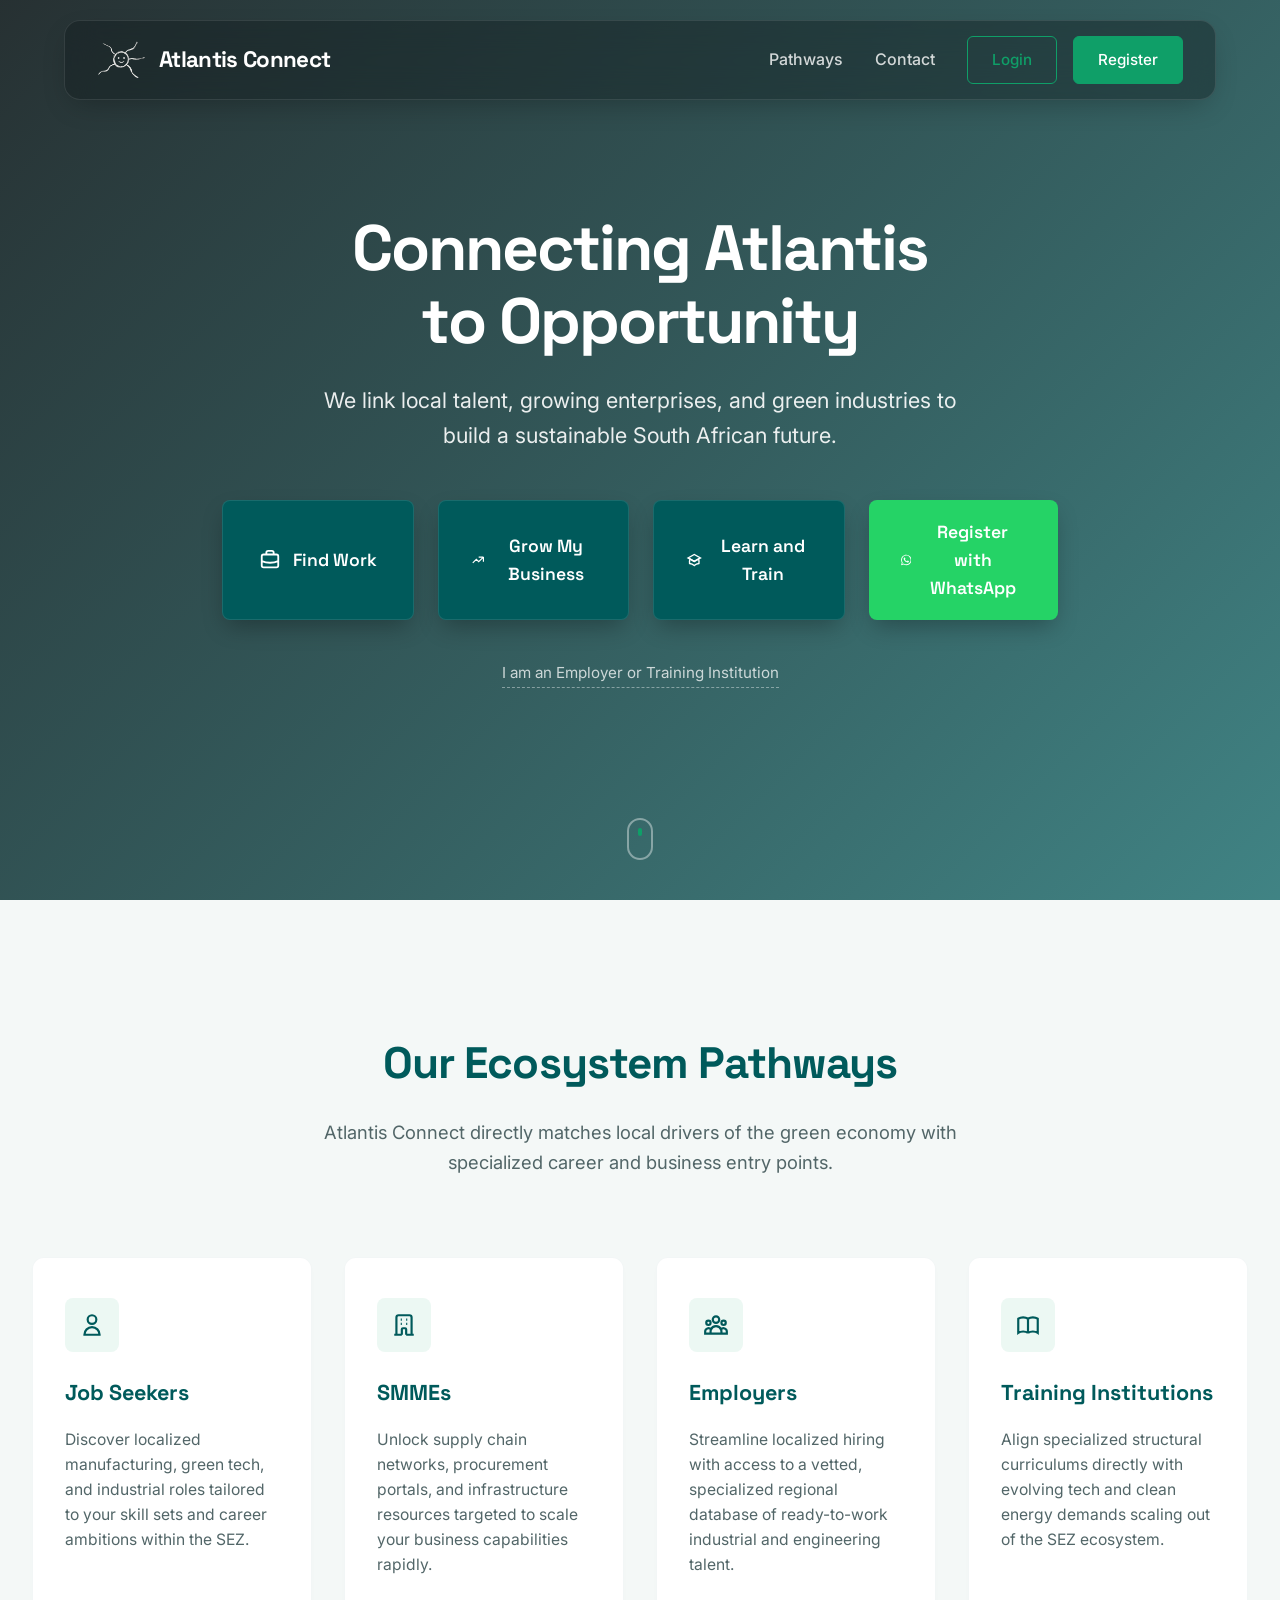
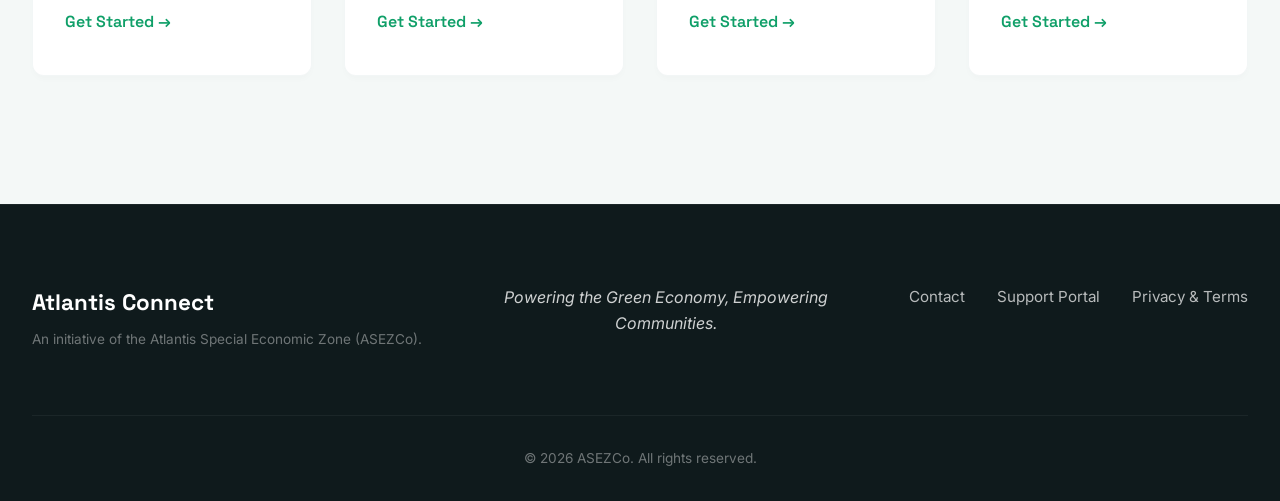
<file: index.html>
<!doctype html>
<html lang="en">
    <head>
        <meta charset="UTF-8" />
        <meta name="viewport" content="width=device-width, initial-scale=1.0" />
        <title>Atlantis Connect - Where Green Industry Meets Community</title>
        <link rel="preconnect" href="https://fonts.googleapis.com" />
        <link rel="preconnect" href="https://fonts.gstatic.com" crossorigin />
        <link
            href="https://fonts.googleapis.com/css2?family=Inter:wght@400;500;600&family=Space+Grotesk:wght@600;700&display=swap"
            rel="stylesheet"
        />
        <link rel="stylesheet" href="style.css" />
        <style>
            /* Quick inline styling to support the WhatsApp elements matching the brand guidelines */
            .btn-whatsapp {
                background-color: #25d366 !important;
                color: #ffffff !important;
                border: none !important;
                display: inline-flex;
                align-items: center;
                gap: 0.5rem;
                transition:
                    transform 0.2s ease,
                    background-color 0.2s ease;
            }
            .btn-whatsapp:hover {
                background-color: #20ba5a !important;
                transform: translateY(-2px);
            }
            .whatsapp-fab {
                position: fixed;
                bottom: 2rem;
                right: 2rem;
                z-index: 999;
                padding: 0.85rem 1.5rem;
                border-radius: 50px;
                box-shadow: 0 4px 12px rgba(37, 211, 102, 0.3);
                font-family: "Inter", sans-serif;
                font-weight: 600;
                font-size: 0.95rem;
                text-decoration: none;
            }
            @media (max-width: 768px) {
                .whatsapp-fab {
                    bottom: 1.5rem;
                    right: 1.5rem;
                    padding: 0.75rem 1.25rem;
                    font-size: 0.85rem;
                }
            }
        </style>
    </head>
    <body>
        <header class="navbar" id="navbar">
            <div class="nav-container">
                <a
                    href="#"
                    class="brand-identity"
                    aria-label="Atlantis Connect Home"
                >
                    <img
                        src="logo.png"
                        alt="Atlantis Connect Logo"
                        class="nav-logo"
                        onerror="this.style.display = 'none'"
                    />
                    <span class="brand-name">Atlantis Connect</span>
                </a>

                <button
                    class="menu-toggle"
                    id="menuToggle"
                    aria-expanded="false"
                    aria-label="Toggle navigation menu"
                >
                    <span class="hamburger"></span>
                </button>

                <nav class="nav-menu" id="navMenu">
                    <ul class="nav-links">
                        <li>
                            <a href="#how-it-works" class="nav-link-item"
                                >Pathways</a
                            >
                        </li>
                        <li>
                            <a href="#contact" class="nav-link-item">Contact</a>
                        </li>
                    </ul>
                    <div class="nav-buttons">
                        <a href="portal.html" class="btn btn-ghost">Login</a>
                        <a href="portal.html" class="btn btn-solid">Register</a>
                    </div>
                </nav>
            </div>
        </header>

        <main>
            <section class="hero">
                <video
                    class="hero-video"
                    autoplay
                    muted
                    loop
                    playsinline
                    poster="https://images.unsplash.com/photo-1473341304170-971dccb5ac1e?auto=format&fit=crop&w=1920&q=80"
                >
                    <source
                        src="https://assets.mixkit.co/videos/preview/mixkit-wind-turbines-generating-electricity-in-a-field-43285-large.mp4"
                        type="video/mp4"
                    />
                    Your browser does not support the video tag.
                </video>
                <div class="hero-overlay"></div>

                <div class="hero-content">
                    <h1 class="hero-headline">
                        Connecting Atlantis<br />to Opportunity
                    </h1>
                    <p class="hero-subtext">
                        We link local talent, growing enterprises, and green
                        industries to build a sustainable South African future.
                    </p>

                    <div class="hero-ctas">
                        <a
                            href="portal.html?tab=register&role=seeker"
                            class="btn-cta"
                        >
                            <svg
                                class="cta-icon"
                                viewBox="0 0 24 24"
                                fill="none"
                                stroke="currentColor"
                                stroke-width="2"
                            >
                                <path
                                    d="M21 13.255A23.931 23.931 0 0112 15c-3.183 0-6.22-.62-9-1.745M16 6V4a2 2 0 00-2-2h-4a2 2 0 00-2 2v2m4 6h.01M5 20h14a2 2 0 002-2V8a2 2 0 00-2-2H5a2 2 0 00-2 2v10a2 2 0 002 2z"
                                />
                            </svg>
                            Find Work
                        </a>
                        <a
                            href="portal.html?tab=register&role=smme"
                            class="btn-cta"
                        >
                            <svg
                                class="cta-icon"
                                viewBox="0 0 24 24"
                                fill="none"
                                stroke="currentColor"
                                stroke-width="2"
                            >
                                <path d="M13 7h8m0 0v8m0-8l-8 8-4-4-6 6" />
                            </svg>
                            Grow My Business
                        </a>
                        <a
                            href="portal.html?tab=register&role=institution"
                            class="btn-cta"
                        >
                            <svg
                                class="cta-icon"
                                viewBox="0 0 24 24"
                                fill="none"
                                stroke="currentColor"
                                stroke-width="2"
                            >
                                <path d="M12 14l9-5-9-5-9 5 9 5z" />
                                <path
                                    d="M12 14l6.16-3.422a12.083 12.083 0 01.665 6.479A11.952 11.952 0 0012 20.055a11.952 11.952 0 00-6.824-2.998 12.078 12.078 0 01.665-6.479L12 14z"
                                />
                            </svg>
                            Learn and Train
                        </a>
                        <a
                            href="https://wa.me/27742852001?text=Hi%20Atlantis%20Connect."
                            target="_blank"
                            class="btn-cta btn-whatsapp"
                        >
                            <svg
                                viewBox="0 0 24 24"
                                width="20"
                                height="20"
                                fill="currentColor"
                            >
                                <path
                                    d="M17.472 14.382c-.297-.149-1.758-.867-2.03-.967-.273-.099-.471-.148-.67.15-.197.297-.767.966-.94 1.164-.173.199-.347.223-.644.075-.297-.15-1.255-.463-2.39-1.475-.883-.788-1.48-1.761-1.653-2.059-.173-.297-.018-.458.13-.606.134-.133.298-.347.446-.52.149-.174.198-.298.298-.497.099-.198.05-.371-.025-.52-.075-.149-.669-1.612-.916-2.207-.242-.579-.487-.5-.669-.51-.173-.008-.371-.01-.57-.01-.198 0-.52.074-.792.372-.272.297-1.04 1.016-1.04 2.479 0 1.462 1.065 2.875 1.213 3.074.149.198 2.096 3.2 5.077 4.487.709.306 1.262.489 1.694.625.712.227 1.36.195 1.871.118.571-.085 1.758-.719 2.006-1.413.248-.694.248-1.289.173-1.413-.074-.124-.272-.198-.57-.347m-5.421 7.403h-.004a9.87 9.87 0 01-5.031-1.378l-.361-.214-3.741.982.998-3.648-.235-.374a9.86 9.86 0 01-1.51-5.26c.001-5.45 4.436-9.884 9.888-9.884 2.64 0 5.122 1.03 6.988 2.898a9.825 9.825 0 012.893 6.994c-.003 5.45-4.437 9.884-9.885 9.884m8.413-18.297A11.815 11.815 0 0012.05 0C5.495 0 .16 5.335.157 11.892c0 2.096.547 4.142 1.588 5.945L0 24l6.335-1.662c1.746.953 3.71 1.455 5.703 1.458h.005c6.554 0 11.89-5.335 11.893-11.893a11.821 11.821 0 00-3.48-8.413z"
                                />
                            </svg>
                            Register with WhatsApp
                        </a>
                    </div>

                    <a
                        href="portal.html?tab=register"
                        class="hero-secondary-link"
                        >I am an Employer or Training Institution</a
                    >
                </div>

                <div class="scroll-indicator" aria-hidden="true">
                    <div class="mouse-wheel"></div>
                </div>
            </section>

            <section class="how-it-works" id="how-it-works">
                <div class="section-container">
                    <div class="section-header animate-on-scroll">
                        <h2>Our Ecosystem Pathways</h2>
                        <p>
                            Atlantis Connect directly matches local drivers of
                            the green economy with specialized career and
                            business entry points.
                        </p>
                    </div>

                    <div class="cards-grid">
                        <div class="card animate-on-scroll">
                            <div class="card-icon-wrapper">
                                <svg
                                    class="card-icon"
                                    viewBox="0 0 24 24"
                                    fill="none"
                                    stroke="currentColor"
                                    stroke-width="2"
                                >
                                    <path
                                        d="M16 7a4 4 0 11-8 0 4 4 0 018 0zM12 14a7 7 0 00-7 7h14a7 7 0 00-7-7z"
                                    />
                                </svg>
                            </div>
                            <h3>Job Seekers</h3>
                            <p>
                                Discover localized manufacturing, green tech,
                                and industrial roles tailored to your skill sets
                                and career ambitions within the SEZ.
                            </p>
                            <a
                                href="portal.html?tab=register&role=seeker"
                                class="card-link"
                                >Get Started &rarr;</a
                            >
                        </div>

                        <div class="card animate-on-scroll">
                            <div class="card-icon-wrapper">
                                <svg
                                    class="card-icon"
                                    viewBox="0 0 24 24"
                                    fill="none"
                                    stroke="currentColor"
                                    stroke-width="2"
                                >
                                    <path
                                        d="M19 21V5a2 2 0 00-2-2H7a2 2 0 00-2 2v16m14 0h2m-2 0h-5m-9 0H3m2 0h5M9 7h1m-1 4h1m4-4h1m-1 4h1m-5 10v-5a1 1 0 011-1h2a1 1 0 011 1v5"
                                    />
                                </svg>
                            </div>
                            <h3>SMMEs</h3>
                            <p>
                                Unlock supply chain networks, procurement
                                portals, and infrastructure resources targeted
                                to scale your business capabilities rapidly.
                            </p>
                            <a
                                href="portal.html?tab=register&role=smme"
                                class="card-link"
                                >Get Started &rarr;</a
                            >
                        </div>

                        <div class="card animate-on-scroll">
                            <div class="card-icon-wrapper">
                                <svg
                                    class="card-icon"
                                    viewBox="0 0 24 24"
                                    fill="none"
                                    stroke="currentColor"
                                    stroke-width="2"
                                >
                                    <path
                                        d="M17 20h5v-2a3 3 0 00-5.356-1.857M17 20H7m10 0v-2c0-.656-.126-1.283-.356-1.857M7 20H2v-2a3 3 0 015.356-1.857M7 20v-2c0-.656.126-1.283.356-1.857m0 0a5.002 5.002 0 019.288 0M15 7a3 3 0 11-6 0 3 3 0 016 0zm6 3a2 2 0 11-4 0 2 2 0 014 0zM7 10a2 2 0 11-4 0 2 2 0 014 0z"
                                    />
                                </svg>
                            </div>
                            <h3>Employers</h3>
                            <p>
                                Streamline localized hiring with access to a
                                vetted, specialized regional database of
                                ready-to-work industrial and engineering talent.
                            </p>
                            <a
                                href="portal.html?tab=register&role=employer"
                                class="card-link"
                                >Get Started &rarr;</a
                            >
                        </div>

                        <div class="card animate-on-scroll">
                            <div class="card-icon-wrapper">
                                <svg
                                    class="card-icon"
                                    viewBox="0 0 24 24"
                                    fill="none"
                                    stroke="currentColor"
                                    stroke-width="2"
                                >
                                    <path
                                        d="M12 6.253v13m0-13C10.832 5.477 9.246 5 7.5 5S4.168 5.477 3 6.253v13C4.168 18.477 5.754 18 7.5 18s3.332.477 4.5 1.253m0-13C13.168 5.477 14.754 5 16.5 5c1.747 0 3.332.477 4.5 1.253v13C19.832 18.477 18.247 18 16.5 18c-1.746 0-3.332.477-4.5 1.253"
                                    />
                                </svg>
                            </div>
                            <h3>Training Institutions</h3>
                            <p>
                                Align specialized structural curriculums
                                directly with evolving tech and clean energy
                                demands scaling out of the SEZ ecosystem.
                            </p>
                            <a
                                href="portal.html?tab=register&role=institution"
                                class="card-link"
                                >Get Started &rarr;</a
                            >
                        </div>
                    </div>
                </div>
            </section>
        </main>

        <footer class="footer">
            <div class="footer-container">
                <div class="footer-left">
                    <span class="footer-brand">Atlantis Connect</span>
                    <p class="footer-credit">
                        An initiative of the Atlantis Special Economic Zone
                        (ASEZCo).
                    </p>
                </div>
                <div class="footer-center">
                    <p class="footer-tagline">
                        Powering the Green Economy, Empowering Communities.
                    </p>
                </div>
                <div class="footer-right">
                    <nav class="footer-links" aria-label="Footer Navigation">
                        <a href="#contact">Contact</a>
                        <a href="#support">Support Portal</a>
                        <a href="#privacy">Privacy & Terms</a>
                    </nav>
                </div>
            </div>
            <div class="footer-bottom">
                <p>&copy; 2026 ASEZCo. All rights reserved.</p>
            </div>
        </footer>

        <script src="app.js"></script>
    </body>
</html>
</file>
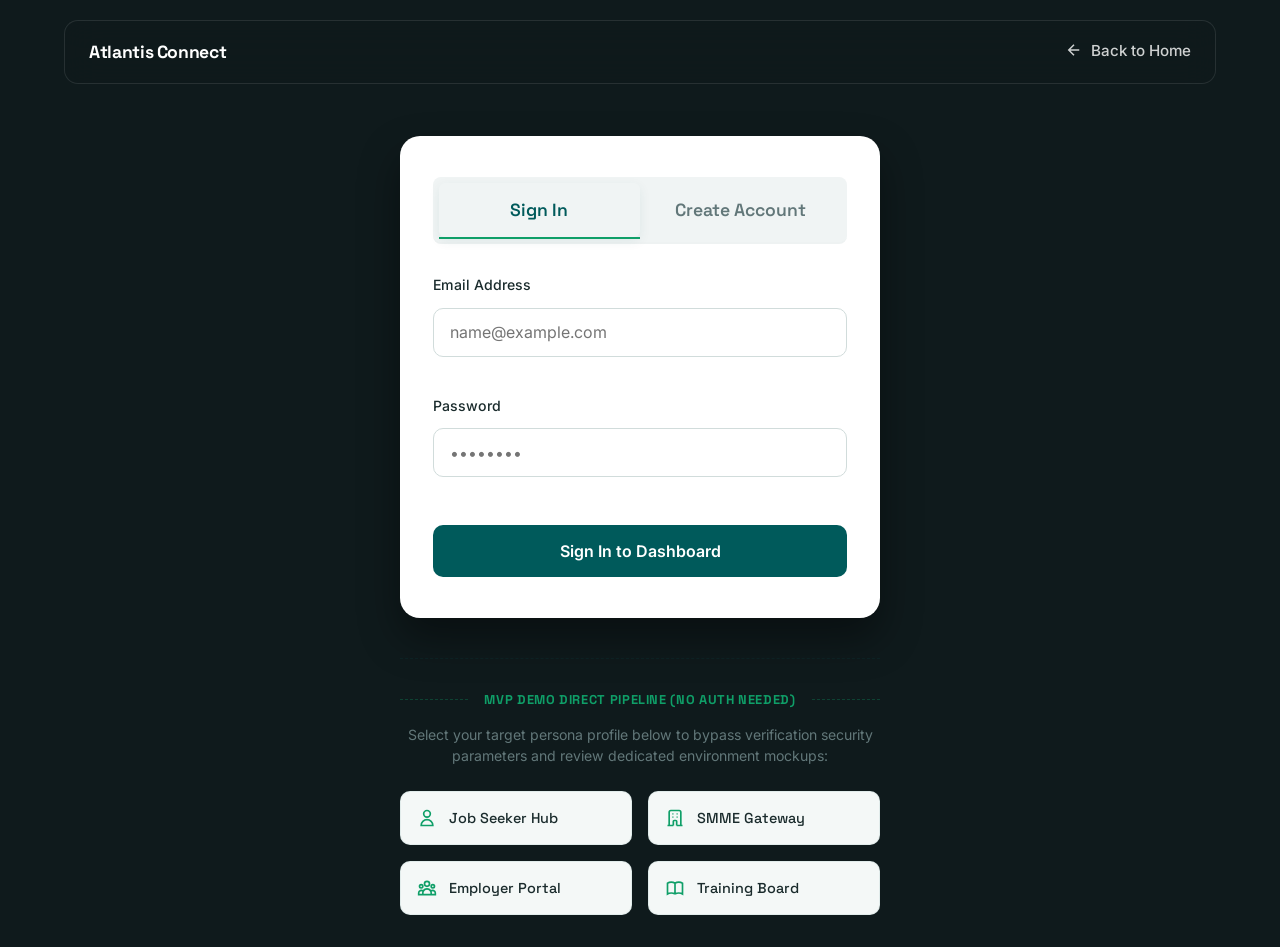
<file: portal.html>
<!doctype html>
<html lang="en">
    <head>
        <meta charset="UTF-8" />
        <meta name="viewport" content="width=device-width, initial-scale=1.0" />
        <title>Gateway - Atlantis Connect</title>
        <link rel="preconnect" href="https://fonts.googleapis.com" />
        <link rel="preconnect" href="https://fonts.gstatic.com" crossorigin />
        <link
            href="https://fonts.googleapis.com/css2?family=Inter:wght@400;500;600&family=Space+Grotesk:wght@600;700&display=swap"
            rel="stylesheet"
        />
        <link rel="stylesheet" href="portal.css" />
    </head>
    <body>
        <header class="portal-navbar" id="portalNavbar">
            <div class="nav-container">
                <div class="brand-identity">
                    <span class="brand-name">Atlantis Connect</span>
                </div>

                <button
                    class="menu-toggle"
                    id="menuToggle"
                    aria-expanded="false"
                    aria-label="Toggle navigation menu"
                >
                    <span class="hamburger"></span>
                </button>

                <nav class="nav-menu" id="navMenu">
                    <ul class="nav-links">
                        <li>
                            <a
                                href="index.html"
                                class="nav-link-item back-home-link"
                            >
                                <svg
                                    width="18"
                                    height="18"
                                    viewBox="0 0 24 24"
                                    fill="none"
                                    stroke="currentColor"
                                    stroke-width="2"
                                    style="
                                        vertical-align: middle;
                                        margin-right: 8px;
                                    "
                                >
                                    <path d="M19 12H5M12 19l-7-7 7-7" />
                                </svg>
                                Back to Home
                            </a>
                        </li>
                    </ul>
                </nav>
            </div>
        </header>

        <main class="portal-wrapper">
            <div class="portal-container">
                <div class="portal-card">
                    <div class="portal-tabs">
                        <button class="tab-btn active" data-tab="login">
                            Sign In
                        </button>
                        <button class="tab-btn" data-tab="register">
                            Create Account
                        </button>
                    </div>

                    <form id="loginForm" class="portal-form active">
                        <div class="form-group">
                            <label for="loginEmail">Email Address</label>
                            <input
                                type="email"
                                id="loginEmail"
                                required
                                placeholder="name@example.com"
                            />
                        </div>
                        <div class="form-group">
                            <label for="loginPassword">Password</label>
                            <input
                                type="password"
                                id="loginPassword"
                                required
                                placeholder="••••••••"
                            />
                        </div>
                        <button type="submit" class="btn-submit">
                            Sign In to Dashboard
                        </button>
                    </form>

                    <form id="registerForm" class="portal-form">
                        <div class="form-group">
                            <label for="regName"
                                >Full Name / Business Name</label
                            >
                            <input
                                type="text"
                                id="regName"
                                placeholder="Enter identity label"
                            />
                        </div>
                        <div class="form-group">
                            <label for="regEmail">Email Address</label>
                            <input
                                type="email"
                                id="regEmail"
                                placeholder="name@example.com"
                            />
                        </div>
                        <div class="form-group">
                            <label for="regRole">Primary Identity Sector</label>
                            <select id="regRole">
                                <option value="seeker">Job Seeker</option>
                                <option value="smme">
                                    SMME / Business Enterprise
                                </option>
                                <option value="employer">
                                    Industrial Employer
                                </option>
                                <option value="institution">
                                    Training Institution
                                </option>
                            </select>
                        </div>
                        <div class="form-group">
                            <label for="regPassword">Password</label>
                            <input
                                type="password"
                                id="regPassword"
                                placeholder="Minimum 8 characters"
                            />
                        </div>
                        <button type="submit" class="btn-submit">
                            Complete Registration
                        </button>
                    </form>
                </div>

                <div class="mvp-bypass-zone">
                    <div class="mvp-divider">
                        <span>MVP Demo Direct Pipeline (No Auth Needed)</span>
                    </div>
                    <p class="mvp-instruction">
                        Select your target persona profile below to bypass
                        verification security parameters and review dedicated
                        environment mockups:
                    </p>

                    <div class="mvp-grid">
                        <button
                            class="mvp-btn"
                            data-target="dashboard-seeker.html"
                        >
                            <svg
                                class="mvp-icon"
                                viewBox="0 0 24 24"
                                fill="none"
                                stroke="currentColor"
                                stroke-width="2"
                            >
                                <path
                                    d="M16 7a4 4 0 11-8 0 4 4 0 018 0zM12 14a7 7 0 00-7 7h14a7 7 0 00-7-7z"
                                />
                            </svg>
                            <span>Job Seeker Hub</span>
                        </button>
                        <button
                            class="mvp-btn"
                            data-target="dashboard-smme.html"
                        >
                            <svg
                                class="mvp-icon"
                                viewBox="0 0 24 24"
                                fill="none"
                                stroke="currentColor"
                                stroke-width="2"
                            >
                                <path
                                    d="M19 21V5a2 2 0 00-2-2H7a2 2 0 00-2 2v16m14 0h2m-2 0h-5m-9 0H3m2 0h5M9 7h1m-1 4h1m4-4h1m-1 4h1m-5 10v-5a1 1 0 011-1h2a1 1 0 011 1v5"
                                />
                            </svg>
                            <span>SMME Gateway</span>
                        </button>
                        <button
                            class="mvp-btn"
                            data-target="dashboard-employer.html"
                        >
                            <svg
                                class="mvp-icon"
                                viewBox="0 0 24 24"
                                fill="none"
                                stroke="currentColor"
                                stroke-width="2"
                            >
                                <path
                                    d="M17 20h5v-2a3 3 0 00-5.356-1.857M17 20H7m10 0v-2c0-.656-.126-1.283-.356-1.857M7 20H2v-2a3 3 0 015.356-1.857M7 20v-2c0-.656.126-1.283.356-1.857m0 0a5.002 5.002 0 019.288 0M15 7a3 3 0 11-6 0 3 3 0 016 0zm6 3a2 2 0 11-4 0 2 2 0 014 0zM7 10a2 2 0 11-4 0 2 2 0 014 0z"
                                />
                            </svg>
                            <span>Employer Portal</span>
                        </button>
                        <button
                            class="mvp-btn"
                            data-target="dashboard-institution.html"
                        >
                            <svg
                                class="mvp-icon"
                                viewBox="0 0 24 24"
                                fill="none"
                                stroke="currentColor"
                                stroke-width="2"
                            >
                                <path
                                    d="M12 6.253v13m0-13C10.832 5.477 9.246 5 7.5 5S4.168 5.477 3 6.253v13C4.168 18.477 5.754 18 7.5 18s3.332.477 4.5 1.253m0-13C13.168 5.477 14.754 5 16.5 5c1.747 0 3.332.477 4.5 1.253v13C19.832 18.477 18.247 18 16.5 18c-1.746 0-3.332.477-4.5 1.253"
                                />
                            </svg>
                            <span>Training Board</span>
                        </button>
                    </div>
                </div>
            </div>
        </main>

        <script src="portal.js"></script>
    </body>
</html>
</file>
<file: style.css>
/* --- CSS DESIGN SYSTEM & TOKENS --- */
:root {
    /* Color Palette - Grounded Green Economy Theme */
    --color-primary: #005a5b; /* Deep Teal */
    --color-accent: #0f9f68; /* Vibrant Sustainable Green */
    --color-accent-hover: #0c8556; /* Deepened Accenting Green */
    --color-bg-dark: #0f1a1c; /* Muted Charcoal Charcoal-Teal Blend */
    --color-bg-light: #f4f8f7; /* Clean Minimal Light Green Neutrals */
    --color-text-dark: #1a2b2c; /* Near Black Neutral */
    --color-text-muted: #526668; /* Softer Contrast Body Text */
    --color-white: #ffffff;

    /* Typography Overrides */
    --font-heading:
        "Space Grotesk", -apple-system, BlinkMacSystemFont, sans-serif;
    --font-body: "Inter", -apple-system, BlinkMacSystemFont, sans-serif;

    /* Structural Constants */
    --navbar-height: 80px;
    --transition-smooth: all 0.4s cubic-bezier(0.16, 1, 0.3, 1);
}

/* --- RESET & ACCESSIBILITY STANDARD RESET --- */
* {
    box-sizing: border-box;
    margin: 0;
    padding: 0;
}

html {
    scroll-behavior: smooth;
    font-size: 16px;
}

body {
    font-family: var(--font-body);
    color: var(--color-text-dark);
    background-color: var(--color-white);
    line-height: 1.6;
    overflow-x: hidden;
    -webkit-font-smoothing: antialiased;
}

/* Accessible focus outline metrics */
a:focus-visible,
button:focus-visible {
    outline: 3px solid var(--color-accent);
    outline-offset: 4px;
}

/* --- FIXED GLASSMORPHIC NAVBAR --- */
.navbar {
    position: fixed;
    top: 0;
    left: 0;
    width: 100%;
    height: var(--navbar-height);
    z-index: 1000;
    display: flex;
    align-items: center;
    background-color: rgba(
        15,
        26,
        28,
        0.15
    ); /* Semi-transparent default start */
    backdrop-filter: blur(5px);
    -webkit-backdrop-filter: blur(12px);
    border-bottom: 1px solid rgba(255, 255, 255, 0.05);
    transition: var(--transition-smooth);
}

/* Scrolled visual adjustments via Javascript state injection */
.navbar.scrolled {
    background-color: rgba(15, 26, 28, 0.85);
    border-bottom: 1px solid rgba(15, 159, 104, 0.15);
    box-shadow: 0 4px 30px rgba(0, 0, 0, 0.1);
}

.nav-container {
    width: 100%;
    max-width: 1280px;
    margin: 0 auto;
    padding: 0 2rem;
    display: flex;
    justify-content: space-between;
    align-items: center;
}

.brand-identity {
    display: flex;
    align-items: center;
    text-decoration: none;
    gap: 0.75rem;
}

.nav-logo {
    height: 40px;
    width: auto;
    object-fit: contain;
}

.brand-name {
    font-family: var(--font-heading);
    font-weight: 700;
    font-size: 1.4rem;
    color: var(--color-white);
    letter-spacing: -0.03em;
}

.nav-menu {
    display: flex;
    align-items: center;
}

.nav-buttons {
    display: flex;
    gap: 1rem;
    align-items: center;
}

/* Button UI Components */
.btn {
    display: inline-flex;
    align-items: center;
    justify-content: center;
    padding: 0.65rem 1.5rem;
    font-weight: 500;
    font-size: 0.95rem;
    border-radius: 6px;
    text-decoration: none;
    cursor: pointer;
    transition: var(--transition-smooth);
}

.btn-ghost {
    color: var(--color-accent);
    background: transparent;
    border: 1.5px solid var(--color-accent);
}

.btn-ghost:hover {
    color: var(--color-white);
    background-color: var(--color-accent);
    border-color: var(--color-accent);
}

.btn-solid {
    color: var(--color-white);
    background-color: var(--color-accent);
    border: 1.5px solid var(--color-accent);
}

.btn-solid:hover {
    background-color: var(--color-accent-hover);
    border-color: var(--color-accent-hover);
    transform: translateY(-1px);
}

/* Mobile Hamburger Menu icon structural patterns */
.menu-toggle {
    display: none;
    background: none;
    border: none;
    cursor: pointer;
    padding: 0.5rem;
    z-index: 1001;
}

.hamburger {
    display: block;
    width: 24px;
    height: 2px;
    background: var(--color-white);
    position: relative;
    transition: background 0.3s ease;
}

.hamburger::before,
.hamburger::after {
    content: "";
    position: absolute;
    width: 24px;
    height: 2px;
    background: var(--color-white);
    transition:
        transform 0.3s ease,
        top 0.3s ease;
}
.hamburger::before {
    top: -6px;
}
.hamburger::after {
    top: 6px;
}

/* Hamburger Open States */
.menu-toggle[aria-expanded="true"] .hamburger {
    background: transparent;
}
.menu-toggle[aria-expanded="true"] .hamburger::before {
    transform: rotate(45deg);
    top: 0;
}
.menu-toggle[aria-expanded="true"] .hamburger::after {
    transform: rotate(-45deg);
    top: 0;
}

/* --- FULL SCREEN HERO VIA VIDEO ELEMENT --- */
.hero {
    position: relative;
    width: 100vw;
    height: 100vh;
    display: flex;
    align-items: center;
    justify-content: center;
    overflow: hidden;
}

.hero-video {
    position: absolute;
    top: 50%;
    left: 50%;
    min-width: 100%;
    min-height: 100%;
    width: auto;
    height: auto;
    transform: translate(-50%, -50%);
    object-fit: cover;
    z-index: 1;
}

.hero-overlay {
    position: absolute;
    top: 0;
    left: 0;
    width: 100%;
    height: 100%;
    background: linear-gradient(
        135deg,
        rgba(15, 26, 28, 0.9) 0%,
        rgba(0, 90, 91, 0.75) 100%
    );
    z-index: 2;
}

.hero-content {
    position: relative;
    z-index: 3;
    max-width: 900px;
    padding: 0 2rem;
    text-align: center;
    color: var(--color-white);
}

.hero-headline {
    font-family: var(--font-heading);
    font-size: clamp(2.5rem, 5vw, 4.5rem);
    font-weight: 700;
    line-height: 1.15;
    letter-spacing: -0.03em;
    margin-bottom: 1.5rem;
}

.hero-subtext {
    font-size: clamp(1.1rem, 2.5vw, 1.35rem);
    max-width: 650px;
    margin: 0 auto 3rem auto;
    font-weight: 400;
    color: rgba(255, 255, 255, 0.9);
}

/* Call-to-action Horizonal Block Arrays */
.hero-ctas {
    display: flex;
    justify-content: center;
    gap: 1.5rem;
    margin-bottom: 2.5rem;
}

.btn-cta {
    display: inline-flex;
    align-items: center;
    justify-content: center;
    gap: 0.75rem;
    padding: 1.1rem 2rem;
    background-color: var(--color-primary);
    color: var(--color-white);
    font-family: var(--font-heading);
    font-weight: 600;
    font-size: 1.1rem;
    text-decoration: none;
    border-radius: 8px;
    border: 1px solid rgba(255, 255, 255, 0.1);
    box-shadow: 0 10px 25px -5px rgba(0, 0, 0, 0.3);
    transition: var(--transition-smooth);
    flex: 1;
    max-width: 240px;
}

.btn-cta:hover {
    background-color: var(--color-accent);
    transform: translateY(-3px);
    box-shadow: 0 15px 30px -5px rgba(15, 159, 104, 0.4);
}

.cta-icon {
    width: 22px;
    height: 22px;
    transition: var(--transition-smooth);
}

.hero-secondary-link {
    display: inline-block;
    color: rgba(255, 255, 255, 0.75);
    font-size: 0.95rem;
    text-decoration: none;
    border-bottom: 1px dashed rgba(255, 255, 255, 0.4);
    padding-bottom: 2px;
    transition: var(--transition-smooth);
}

.hero-secondary-link:hover {
    color: var(--color-accent);
    border-bottom-color: var(--color-accent);
}

/* Scroll Indicators */
.scroll-indicator {
    position: absolute;
    bottom: 2.5rem;
    left: 50%;
    transform: translateX(-50%);
    z-index: 3;
}

.mouse-wheel {
    width: 26px;
    height: 42px;
    border: 2px solid rgba(255, 255, 255, 0.4);
    border-radius: 15px;
    position: relative;
}

.mouse-wheel::before {
    content: "";
    position: absolute;
    top: 8px;
    left: 50%;
    width: 4px;
    height: 8px;
    background-color: var(--color-accent);
    border-radius: 2px;
    transform: translateX(-50%);
    animation: scrollBlink 2s infinite ease-in-out;
}

@keyframes scrollBlink {
    0% {
        opacity: 0;
        transform: translate(-50%, 0);
    }
    40% {
        opacity: 1;
    }
    80% {
        opacity: 0;
        transform: translate(-50%, 10px);
    }
    100% {
        opacity: 0;
    }
}

/* --- HOW IT WORKS CARD SECTION --- */
.how-it-works {
    background-color: var(--color-bg-light);
    padding: 8rem 2rem;
    position: relative;
}

.section-container {
    max-width: 1280px;
    margin: 0 auto;
}

.section-header {
    text-align: center;
    max-width: 700px;
    margin: 0 auto 5rem auto;
}

.section-header h2 {
    font-family: var(--font-heading);
    font-size: clamp(2rem, 4vw, 2.75rem);
    color: var(--color-primary);
    margin-bottom: 1.25rem;
    letter-spacing: -0.02em;
}

.section-header p {
    font-size: 1.15rem;
    color: var(--color-text-muted);
}

.cards-grid {
    display: grid;
    grid-template-columns: repeat(4, 1fr);
    gap: 2rem;
}

.card {
    background: var(--color-white);
    padding: 2.5rem 2rem;
    border-radius: 12px;
    box-shadow:
        0 4px 6px -1px rgba(0, 0, 0, 0.02),
        0 2px 4px -1px rgba(0, 0, 0, 0.006);
    border: 1px solid rgba(0, 90, 91, 0.05);
    transition: var(--transition-smooth);
    display: flex;
    flex-direction: column;
}

.card:hover {
    transform: translateY(-8px);
    box-shadow: 0 20px 40px -15px rgba(0, 90, 91, 0.12);
    border-color: rgba(15, 159, 104, 0.2);
}

.card-icon-wrapper {
    width: 54px;
    height: 54px;
    background-color: rgba(15, 159, 104, 0.08);
    border-radius: 8px;
    display: flex;
    align-items: center;
    justify-content: center;
    margin-bottom: 1.5rem;
    color: var(--color-primary);
    transition: var(--transition-smooth);
}

.card:hover .card-icon-wrapper {
    background-color: var(--color-accent);
    color: var(--color-white);
}

.card-icon {
    width: 26px;
    height: 26px;
}

.card h3 {
    font-family: var(--font-heading);
    font-size: 1.35rem;
    color: var(--color-primary);
    margin-bottom: 1rem;
}

.card p {
    color: var(--color-text-muted);
    font-size: 0.98rem;
    line-height: 1.6;
    margin-bottom: 2rem;
    flex-grow: 1;
}

.card-link {
    font-family: var(--font-heading);
    font-weight: 600;
    color: var(--color-accent);
    text-decoration: none;
    font-size: 1rem;
    display: inline-flex;
    align-items: center;
    transition: var(--transition-smooth);
}

.card:hover .card-link {
    color: var(--color-primary);
}

/* --- INTERSECTION OBSERVER ANIMATION WRAPPERS --- */
.animate-on-scroll {
    opacity: 0;
    transform: translateY(30px);
    transition:
        opacity 0.8s cubic-bezier(0.16, 1, 0.3, 1),
        transform 0.8s cubic-bezier(0.16, 1, 0.3, 1);
    will-change: transform, opacity;
}

.animate-on-scroll.visible {
    opacity: 1;
    transform: translateY(0);
}

/* --- MINIMAL FOOTER LAYOUT --- */
.footer {
    background-color: var(--color-bg-dark);
    color: rgba(255, 255, 255, 0.7);
    padding: 5rem 2rem 2rem 2rem;
    border-top: 1px solid rgba(255, 255, 255, 0.05);
}

.footer-container {
    max-width: 1280px;
    margin: 0 auto;
    display: flex;
    justify-content: space-between;
    align-items: flex-start;
    gap: 3rem;
    margin-bottom: 4rem;
}

.footer-brand {
    font-family: var(--font-heading);
    font-weight: 700;
    font-size: 1.4rem;
    color: var(--color-white);
    display: block;
    margin-bottom: 0.5rem;
}

.footer-credit {
    font-size: 0.85rem;
    color: rgba(255, 255, 255, 0.4);
}

.footer-center {
    max-width: 350px;
    text-align: center;
}

.footer-tagline {
    font-size: 1rem;
    font-style: italic;
    color: rgba(255, 255, 255, 0.8);
}

.footer-links {
    display: flex;
    gap: 2rem;
}

.footer-links a {
    color: rgba(255, 255, 255, 0.7);
    text-decoration: none;
    font-size: 0.95rem;
    transition: var(--transition-smooth);
}

.footer-links a:hover {
    color: var(--color-accent);
}

.footer-bottom {
    max-width: 1280px;
    margin: 0 auto;
    padding-top: 2rem;
    border-top: 1px solid rgba(255, 255, 255, 0.05);
    text-align: center;
    font-size: 0.85rem;
    color: rgba(255, 255, 255, 0.4);
}

/* --- ADAPTIVE RESPONSIVE MEDIA QUERIES --- */

@media (max-width: 1024px) {
    .cards-grid {
        grid-template-columns: repeat(2, 1fr);
        gap: 1.5rem;
    }

    .footer-container {
        flex-direction: column;
        align-items: center;
        text-align: center;
        gap: 2.5rem;
    }
}

@media (max-width: 768px) {
    :root {
        --navbar-height: 70px;
    }

    /* Transforming Mobile Menu Overlay */
    .menu-toggle {
        display: block;
    }

    .nav-menu {
        position: fixed;
        top: 0;
        right: -100%;
        width: 80%;
        max-width: 400px;
        height: 100vh;
        background-color: rgba(15, 26, 28, 0.98);
        backdrop-filter: blur(20px);
        -webkit-backdrop-filter: blur(20px);
        padding: 8rem 2rem 2rem 2rem;
        box-shadow: -10px 0 30px rgba(0, 0, 0, 0.5);
        transition: right 0.4s cubic-bezier(0.16, 1, 0.3, 1);
        z-index: 1000;
        display: block;
    }

    .nav-menu.active {
        right: 0;
    }

    .nav-buttons {
        flex-direction: column;
        width: 100%;
        gap: 1.5rem;
    }

    .nav-buttons .btn {
        width: 100%;
        padding: 1rem;
        font-size: 1.1rem;
    }

    /* Stacked Hero Actions on mobile viewports */
    .hero-ctas {
        flex-direction: column;
        align-items: center;
        gap: 1rem;
    }

    .btn-cta {
        width: 100%;
        max-width: 100%;
    }

    .cards-grid {
        grid-template-columns: 1fr;
    }

    .how-it-works {
        padding: 5rem 1.5rem;
    }
}

/* --- FIXED FLOATING GLASSMORPHIC NAVBAR --- */
.navbar {
    position: fixed;
    /* Position parameters to create the floating margins */
    top: 1.25rem;
    left: 5%;
    width: 90%;
    height: var(--navbar-height);
    z-index: 1000;
    display: flex;
    align-items: center;

    /* Aesthetics: Floating layout adjustments */
    background-color: rgba(15, 26, 28, 0.25);
    backdrop-filter: blur(16px);
    -webkit-backdrop-filter: blur(16px);
    border: 1px solid rgba(255, 255, 255, 0.1);
    border-radius: 16px; /* Smooth rounded corners */

    box-shadow: 0 10px 30px -10px rgba(0, 0, 0, 0.3);
    transition: var(--transition-smooth);
}

/* Scrolled visual transitions */
.navbar.scrolled {
    top: 0.75rem; /* Subtly shifts closer to the top edge on scroll */
    background-color: rgba(26, 47, 50, 0.85);
    border-color: rgba(15, 159, 104, 0.3); /* Accent teal border highlight */
    box-shadow: 0 20px 40px -15px rgba(0, 0, 0, 0.5);
}

/* Responsive adjustment for Mobile Viewports */
@media (max-width: 768px) {
    .navbar {
        top: 1rem;
        left: 4%;
        width: 92%;
        border-radius: 12px; /* Slightly tighter radius for smaller screens */
    }

    .navbar.scrolled {
        top: 0.5rem;
    }
}

/* --- FIXED FLOATING GLASSMORPHIC NAVBAR (Desktop Default) --- */
.navbar {
    position: fixed;
    top: 1.25rem;
    left: 5%;
    width: 90%;
    height: var(--navbar-height);
    z-index: 1000;
    display: flex;
    align-items: center;
    background-color: rgba(15, 26, 28, 0.4);
    backdrop-filter: blur(16px);
    -webkit-backdrop-filter: blur(16px);
    border: 1px solid rgba(255, 255, 255, 0.1);
    border-radius: 16px;
    box-shadow: 0 10px 30px -10px rgba(0, 0, 0, 0.3);
    transition: var(--transition-smooth);
}

.navbar.scrolled {
    top: 0.75rem;
    background-color: rgba(15, 26, 28, 0.9);
    border-color: rgba(15, 159, 104, 0.3);
    box-shadow: 0 20px 40px -15px rgba(0, 0, 0, 0.5);
}

/* Base Desktop Nav Links styling */
.nav-links {
    display: flex;
    list-style: none;
    gap: 2rem;
    margin-right: 2rem;
}

.nav-link-item {
    color: rgba(255, 255, 255, 0.8);
    text-decoration: none;
    font-weight: 500;
    transition: var(--transition-smooth);
}

.nav-link-item:hover {
    color: var(--color-accent);
}

/* --- ADAPTIVE RESPONSIVE MEDIA QUERIES --- */
@media (max-width: 1024px) {
    .cards-grid {
        grid-template-columns: repeat(2, 1fr);
        gap: 1.5rem;
    }
    .footer-container {
        flex-direction: column;
        align-items: center;
        text-align: center;
        gap: 2.5rem;
    }
}

@media (max-width: 768px) {
    :root {
        --navbar-height: 70px;
    }

    .navbar {
        top: 1rem;
        left: 4%;
        width: 92%;
        border-radius: 12px;
    }

    .navbar.scrolled {
        top: 0.5rem;
    }

    .menu-toggle {
        display: block;
    }

    /* Fixed Layout: Break out of the floating parent dimensions safely */
    .nav-menu {
        position: fixed;
        top: calc(-1rem - 2px); /* Offsets the navbar floating top margin */
        right: -110%;
        width: 85vw;
        max-width: 360px;
        height: 100vh;
        background-color: #0f1a1c; /* Solid fall-back match to --color-bg-dark */
        padding: 6rem 2rem 2rem 2rem;
        box-shadow: -10px 0 30px rgba(0, 0, 0, 0.5);
        transition: right 0.4s cubic-bezier(0.16, 1, 0.3, 1);
        display: flex;
        flex-direction: column;
        gap: 2.5rem;
        border-top-right-radius: 0;
        border-bottom-right-radius: 0;
        border-top-left-radius: 12px;
        border-bottom-left-radius: 12px;
    }

    .nav-menu.active {
        right: calc(
            -4vw - 2px
        ); /* Snaps neatly to the screen edge regardless of floating parent margins */
    }

    .nav-links {
        flex-direction: column;
        gap: 1.5rem;
        margin-right: 0;
        padding: 0;
    }

    .nav-link-item {
        font-size: 1.25rem;
        display: block;
        padding-bottom: 0.5rem;
        border-bottom: 1px solid rgba(255, 255, 255, 0.05);
    }

    .nav-buttons {
        flex-direction: column;
        width: 100%;
        gap: 1rem;
    }

    .nav-buttons .btn {
        width: 100%;
        padding: 0.85rem;
        font-size: 1.05rem;
    }

    .hero-ctas {
        flex-direction: column;
        align-items: center;
        gap: 1rem;
    }

    .btn-cta {
        width: 100%;
        max-width: 100%;
    }

    .cards-grid {
        grid-template-columns: 1fr;
    }

    .how-it-works {
        padding: 5rem 1.5rem;
    }
}
</file>
<file: portal.css>
:root {
    --color-primary: #005a5b;
    --color-accent: #0f9f68;
    --color-accent-hover: #0c8556;
    --color-bg-deep: #0f1a1c;
    --color-bg-card: #ffffff;
    --color-text-dark: #1a2b2c;
    --color-text-muted: #627779;
    --font-heading: "Space Grotesk", sans-serif;
    --font-body: "Inter", sans-serif;
    --transition-fast: all 0.25s cubic-bezier(0.16, 1, 0.3, 1);
}

* {
    box-sizing: border-box;
    margin: 0;
    padding: 0;
}

body {
    font-family: var(--font-body);
    background-color: var(--color-bg-deep);
    color: var(--color-text-dark);
    min-height: 100vh;
    display: flex;
    align-items: center;
    justify-content: center;
    padding: 2rem 1rem;
}

/* Float Back Button */
.back-home-btn {
    position: absolute;
    top: 2rem;
    left: 2rem;
    display: inline-flex;
    align-items: center;
    gap: 0.5rem;
    color: #ffffff;
    text-decoration: none;
    font-size: 0.95rem;
    padding: 0.6rem 1.2rem;
    background: rgba(255, 255, 255, 0.05);
    border: 1px solid rgba(255, 255, 255, 0.1);
    border-radius: 30px;
    backdrop-filter: blur(8px);
    transition: var(--transition-fast);
    z-index: 10;
}

.back-home-btn:hover {
    background: var(--color-accent);
    border-color: var(--color-accent);
    transform: translateX(-3px);
}

.portal-wrapper {
    width: 100%;
    max-width: 580px;
    margin-top: 2rem;
}

/* Card Container styling */
.portal-card {
    background: var(--color-bg-card);
    border-radius: 16px;
    padding: 2.5rem;
    box-shadow: 0 20px 50px rgba(0, 0, 0, 0.3);
}

/* Tabs UI setup */
.portal-tabs {
    display: grid;
    grid-template-columns: 1fr 1fr;
    background: #f0f4f4;
    padding: 0.35rem;
    border-radius: 8px;
    margin-bottom: 2rem;
}

.tab-btn {
    background: transparent;
    border: none;
    padding: 0.75rem;
    font-family: var(--font-heading);
    font-size: 1rem;
    font-weight: 600;
    color: var(--color-text-muted);
    cursor: pointer;
    border-radius: 6px;
    transition: var(--transition-fast);
}

.tab-btn.active {
    background: var(--color-white);
    color: var(--color-primary);
    box-shadow: 0 4px 12px rgba(0, 90, 91, 0.08);
}

/* Form Visibility Control Matrix */
.portal-form {
    display: none;
}

.portal-form.active {
    display: block;
}

.form-group {
    margin-bottom: 1.25rem;
}

.form-group label {
    display: block;
    font-size: 0.88rem;
    font-weight: 500;
    color: var(--color-text-dark);
    margin-bottom: 0.4rem;
}

.form-group input,
.form-group select {
    width: 100%;
    padding: 0.85rem 1rem;
    border: 1.5px solid #dbe4e5;
    background-color: #fafcfc;
    border-radius: 8px;
    font-family: var(--font-body);
    font-size: 0.95rem;
    color: var(--color-text-dark);
    transition: var(--transition-fast);
}

.form-group input:focus,
.form-group select:focus {
    outline: none;
    border-color: var(--color-accent);
    background-color: #ffffff;
    box-shadow: 0 0 0 4px rgba(15, 159, 104, 0.1);
}

.btn-submit {
    width: 100%;
    padding: 1rem;
    background: var(--color-primary);
    color: #ffffff;
    border: none;
    border-radius: 8px;
    font-family: var(--font-heading);
    font-size: 1.05rem;
    font-weight: 600;
    cursor: pointer;
    transition: var(--transition-fast);
    margin-top: 0.5rem;
}

.btn-submit:hover {
    background: var(--color-accent);
    transform: translateY(-1px);
}

/* MVP Routing Block Elements */
.mvp-bypass-zone {
    margin-top: 2.5rem;
    text-align: center;
}

.mvp-divider {
    display: flex;
    align-items: center;
    text-align: center;
    color: var(--color-accent);
    font-family: var(--font-heading);
    font-size: 0.82rem;
    font-weight: 700;
    letter-spacing: 0.05em;
    text-transform: uppercase;
    margin-bottom: 1rem;
}

.mvp-divider::before,
.mvp-divider::after {
    content: "";
    flex: 1;
    border-bottom: 1px dashed rgba(15, 159, 104, 0.3);
}

.mvp-divider span {
    padding: 0 1rem;
}

.mvp-instruction {
    font-size: 0.88rem;
    color: rgba(255, 255, 255, 0.6);
    line-height: 1.5;
    margin-bottom: 1.5rem;
}

.mvp-grid {
    display: grid;
    grid-template-columns: 1fr 1fr;
    gap: 1rem;
}

.mvp-btn {
    display: flex;
    align-items: center;
    gap: 0.75rem;
    padding: 1rem;
    background: rgba(255, 255, 255, 0.03);
    border: 1px solid rgba(255, 255, 255, 0.08);
    border-radius: 10px;
    color: #ffffff;
    cursor: pointer;
    text-align: left;
    transition: var(--transition-fast);
}

.mvp-btn span {
    font-family: var(--font-heading);
    font-size: 0.92rem;
    font-weight: 600;
}

.mvp-icon {
    width: 20px;
    height: 20px;
    color: var(--color-accent);
    flex-shrink: 0;
}

.mvp-btn:hover {
    background: rgba(255, 255, 255, 0.08);
    border-color: var(--color-accent);
    transform: translateY(-2px);
    box-shadow: 0 8px 20px rgba(0, 0, 0, 0.2);
}

@media (max-width: 480px) {
    .mvp-grid {
        grid-template-columns: 1fr;
    }
    .portal-card {
        padding: 1.5rem;
    }
    .back-home-btn {
        position: relative;
        top: 0;
        left: 0;
        margin-bottom: 1.5rem;
        display: inline-flex;
    }
}

:root {
    --color-primary: #005a5b;
    --color-accent: #0f9f68;
    --color-accent-hover: #0c8556;
    --color-bg-deep: #0f1a1c;
    --color-bg-card: #ffffff;
    --color-text-dark: #1a2b2c;
    --color-text-muted: #627779;
    --font-heading: "Space Grotesk", sans-serif;
    --font-body: "Inter", sans-serif;
    --transition-fast: all 0.25s cubic-bezier(0.16, 1, 0.3, 1);
}

* {
    box-sizing: border-box;
    margin: 0;
    padding: 0;
}

body {
    font-family: var(--font-body);
    background-color: var(--color-bg-deep);
    color: var(--color-text-dark);
    min-height: 100vh;
    display: flex;
    flex-direction: column; /* Fixed: Changed to column to stack back-button cleanly above the card on short viewports */
    align-items: center;
    justify-content: center;
    padding: 2rem 1rem;
    position: relative;
}

/* --- BACK BUTTON ADJUSTMENTS --- */
.back-home-btn {
    position: absolute;
    top: 2rem;
    left: 2rem;
    display: inline-flex;
    align-items: center;
    gap: 0.5rem;
    color: rgba(255, 255, 255, 0.7);
    text-decoration: none;
    font-size: 0.9rem;
    font-weight: 500;
    transition: var(--transition-fast);
    z-index: 10;
}

.back-home-btn:hover {
    color: var(--color-accent);
}

/* --- PORTAL MAIN STRUCTURAL LAYOUT --- */
.portal-wrapper {
    width: 100%;
    max-width: 480px;
    margin-top: 2rem; /* Buffer space to prevent overlap from absolute positioning */
}

.portal-card {
    background-color: var(--color-bg-card);
    border-radius: 20px;
    padding: 2.5rem 2rem;
    box-shadow: 0 20px 40px rgba(0, 0, 0, 0.4);
    border: 1px solid rgba(255, 255, 255, 0.05);
}

/* --- TAB MANAGEMENT UI --- */
.portal-tabs {
    display: flex;
    border-bottom: 2px solid #eef2f2;
    margin-bottom: 2rem;
}

.tab-btn {
    flex: 1;
    background: none;
    border: none;
    padding: 1rem;
    font-family: var(--font-heading);
    font-size: 1.1rem;
    font-weight: 600;
    color: var(--color-text-muted);
    cursor: pointer;
    position: relative;
    transition: var(--transition-fast);
}

.tab-btn.active {
    color: var(--color-primary);
}

.tab-btn.active::after {
    content: "";
    position: absolute;
    bottom: -2px;
    left: 0;
    width: 100%;
    height: 2px;
    background-color: var(--color-accent);
}

/* --- FORM MECHANICS --- */
.portal-form {
    display: none;
}

.portal-form.active {
    display: flex;
    flex-direction: column;
    gap: 1.25rem;
}

.form-group {
    display: flex;
    flex-direction: column;
    gap: 0.5rem;
}

.form-group label {
    font-size: 0.88rem;
    font-weight: 500;
    color: var(--color-text-dark);
}

.form-group input,
.form-group select {
    width: 100%;
    padding: 0.85rem 1rem;
    border: 1px solid #d1dcdb;
    border-radius: 10px;
    font-family: var(--font-body);
    font-size: 1rem;
    color: var(--color-text-dark);
    background-color: #ffffff;
    transition: var(--transition-fast);
}

.form-group input:focus,
.form-group select:focus {
    outline: none;
    border-color: var(--color-accent);
    box-shadow: 0 0 0 3px rgba(15, 159, 104, 0.15);
}

.btn-submit {
    width: 100%;
    padding: 1rem;
    background-color: var(--color-primary);
    color: #ffffff;
    border: none;
    border-radius: 10px;
    font-family: var(--font-body);
    font-size: 1rem;
    font-weight: 600;
    cursor: pointer;
    transition: var(--transition-fast);
    margin-top: 0.5rem;
}

.btn-submit:hover {
    background-color: #004748;
}

/* --- MVP SCREEN CONTROL OVERRIDES --- */
.mvp-bypass-zone {
    margin-top: 2.5rem;
    padding-top: 2rem;
    border-top: 1px dashed rgba(0, 90, 91, 0.15);
}

.mvp-divider {
    display: flex;
    align-items: center;
    text-align: center;
    color: var(--color-accent);
    font-family: var(--font-heading);
    font-size: 0.8rem;
    font-weight: 700;
    letter-spacing: 0.05em;
    text-transform: uppercase;
    margin-bottom: 1rem;
}

.mvp-divider::before,
.mvp-divider::after {
    content: "";
    flex: 1;
    border-bottom: 1px dashed rgba(15, 159, 104, 0.3);
}

.mvp-divider span {
    padding: 0 1rem;
}

.mvp-instruction {
    font-size: 0.88rem;
    color: var(--color-text-muted);
    line-height: 1.5;
    margin-bottom: 1.5rem;
}

.mvp-grid {
    display: grid;
    grid-template-columns: repeat(
        2,
        1fr
    ); /* Default 2-column on desktop grids */
    gap: 1rem;
}

.mvp-btn {
    display: flex;
    align-items: center;
    gap: 0.75rem;
    padding: 1rem;
    background: #f4f8f7;
    border: 1px solid rgba(0, 90, 91, 0.08);
    border-radius: 10px;
    color: var(--color-text-dark);
    cursor: pointer;
    text-align: left;
    transition: var(--transition-fast);
}

.mvp-btn:hover {
    background: #eef4f2;
    border-color: var(--color-accent);
}

.mvp-icon {
    width: 20px;
    height: 20px;
    flex-shrink: 0;
    color: var(--color-accent);
}

.mvp-btn span {
    font-size: 0.9rem;
    font-weight: 500;
}

/* --- ADAPTIVE TARGET MEDIA QUERIES --- */
@media (max-width: 540px) {
    body {
        justify-content: flex-start; /* Prevent top/bottom layout cutoffs */
        padding: 6rem 1rem 3rem 1rem; /* Generous spacing top-deck for absolute home button placement */
    }

    .back-home-btn {
        top: 1.5rem;
        left: 50%;
        transform: translateX(
            -50%
        ); /* Centers home navigation cleanly above form card layout UI */
    }

    .portal-wrapper {
        margin-top: 0;
    }

    .portal-card {
        padding: 2rem 1.5rem; /* Maximize structural touch room space on screen borders */
    }

    .mvp-grid {
        grid-template-columns: 1fr; /* Drop cleanly down to responsive stack layout blocks */
        gap: 0.75rem;
    }
}

/* --- COMPONENT STYLING: PORTAL GLASSMORPHIC NAVBAR --- */
.portal-navbar {
    position: fixed;
    top: 1.25rem;
    left: 5%;
    width: 90%;
    height: 64px;
    z-index: 1000;
    display: flex;
    align-items: center;
    background-color: rgba(15, 26, 28, 0.4);
    backdrop-filter: blur(16px);
    -webkit-backdrop-filter: blur(16px);
    border: 1px solid rgba(255, 255, 255, 0.1);
    border-radius: 14px;
    padding: 0 1.5rem;
}

.nav-container {
    width: 100%;
    display: flex;
    justify-content: space-between;
    align-items: center;
}

.brand-name {
    font-family: var(--font-heading);
    color: #ffffff;
    font-weight: 700;
    font-size: 1.1rem;
    letter-spacing: -0.02em;
}

/* Hamburger Button Reset & Baseline */
.menu-toggle {
    display: none; /* Hidden on desktop viewports */
    background: none;
    border: none;
    cursor: pointer;
    width: 24px;
    height: 24px;
    position: relative;
    z-index: 1100;
}

.hamburger,
.hamburger::before,
.hamburger::after {
    content: "";
    position: absolute;
    width: 24px;
    height: 2px;
    background-color: #ffffff;
    transition: all 0.3s ease;
}

.hamburger {
    top: 50%;
    transform: translateY(-50%);
}

.hamburger::before {
    top: -8px;
    left: 0;
}
.hamburger::after {
    top: 8px;
    left: 0;
}

/* Active Menu Toggle Transformations (Morphing into an 'X') */
.menu-toggle[aria-expanded="true"] .hamburger {
    background-color: transparent;
}

.menu-toggle[aria-expanded="true"] .hamburger::before {
    transform: rotate(45deg);
    top: 0;
}

.menu-toggle[aria-expanded="true"] .hamburger::after {
    transform: rotate(-45deg);
    top: 0;
}

/* Desktop Fallback Hidden State */
.nav-links {
    list-style: none;
}

.nav-link-item {
    color: rgba(255, 255, 255, 0.8);
    text-decoration: none;
    font-weight: 500;
    font-size: 0.95rem;
    transition: var(--transition-fast);
    display: inline-flex;
    align-items: center;
}

.nav-link-item:hover {
    color: var(--color-accent);
}

/* Adjust Main Form Layout to stay safe from overlapping fixed navbar */
body {
    padding-top: 6.5rem;
}

/* --- RESPONSIVE HAMBURGER DESIGN OVERRIDES --- */
@media (max-width: 768px) {
    .menu-toggle {
        display: block;
    }

    .nav-menu {
        position: fixed;
        top: calc(-1.25rem - 1px);
        right: -110%;
        width: 80vw;
        max-width: 320px;
        height: 100vh;
        background-color: #0f1a1c;
        padding: 6rem 2rem 2rem 2rem;
        box-shadow: -10px 0 40px rgba(0, 0, 0, 0.5);
        transition: right 0.4s cubic-bezier(0.16, 1, 0.3, 1);
        border-top-left-radius: 16px;
        border-bottom-left-radius: 16px;
    }

    .nav-menu.active {
        right: calc(
            -5vw - 1px
        ); /* Matches parent structural scale boundary offset */
    }

    .nav-link-item {
        font-size: 1.15rem;
        width: 100%;
        padding: 0.75rem 0;
        border-bottom: 1px solid rgba(255, 255, 255, 0.05);
    }
}

@media (max-width: 540px) {
    .portal-navbar {
        top: 0.75rem;
        left: 4%;
        width: 92%;
    }

    body {
        padding-top: 5.5rem;
        justify-content: flex-start;
    }

    .nav-menu {
        top: calc(-0.75rem - 1px);
    }

    .nav-menu.active {
        right: calc(-4vw - 1px);
    }
}
</file>
